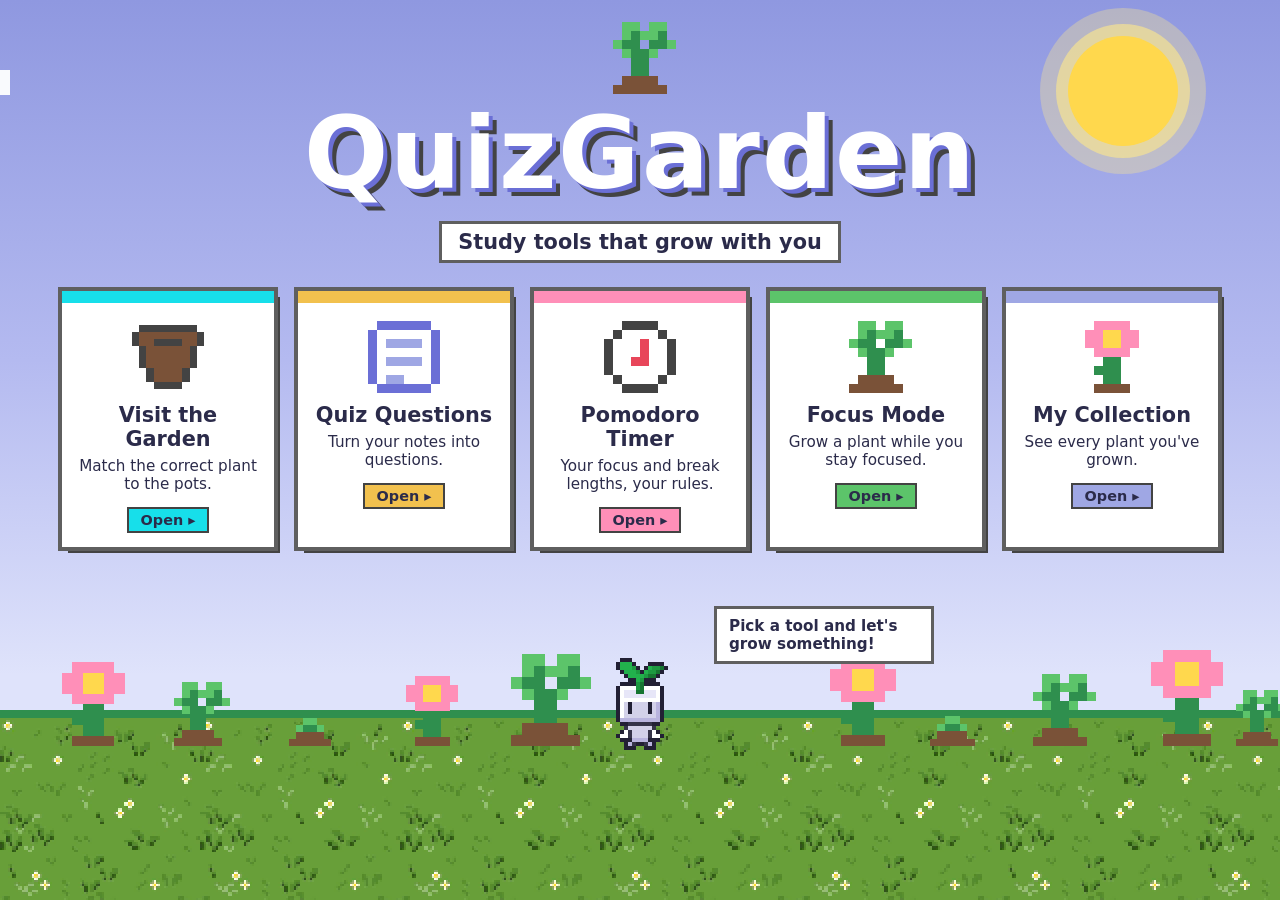
<file: index.html>
<!DOCTYPE html>
<html lang="en">
<head>
  <meta charset="utf-8">
  <meta name="viewport" content="width=device-width, initial-scale=1">
  
  <title>QuizGarden</title>

  <link rel="icon" type="image/png" href="assets/planticon.jpg">
  <link href="https://fonts.googleapis.com/css2?family=Caveat:wght@400..700&display=swap" rel="stylesheet">
  <link rel="stylesheet" href="hub.css">
</head>

<body>
  <div class="layer sun" data-depth="26" aria-hidden="true"></div>
  <img class="layer cloud c1" data-depth="16" data-s="cloud" alt="">
  <img class="layer cloud c2" data-depth="10" data-s="cloud" alt="">
  <img class="layer cloud c3" data-depth="20" data-s="cloud" alt="">

  <header class="hero">
    <img class="logo" data-s="sprout" alt="">
    <h1 id="title" aria-label="QuizGarden">QuizGarden</h1>
    <p class="tag">Study tools that grow with you</p>
  </header>

  <nav class="menu" aria-label="Main menu">
    <a class="card" style="--i:0;--c:#17dfea" href="game.html"><img data-s="pot" alt=""><h2>Visit the Garden</h2><p>Match the correct plant to the pots.</p><span class="go">Open ▸</span></a>
    <a class="card" style="--i:1;--c:#f2c14e" href="questions.html"><img data-s="notebook" alt=""><h2>Quiz Questions</h2><p>Turn your notes into questions.</p><span class="go">Open ▸</span></a>
    <a class="card" style="--i:2;--c:#ff8fb8" href="timer.html"><img data-s="clock" alt=""><h2>Pomodoro Timer</h2><p>Your focus and break lengths, your rules.</p><span class="go">Open ▸</span></a>
    <a class="card" style="--i:3;--c:#5cc46a" href="focus.html"><img data-s="sprout" alt=""><h2>Focus Mode</h2><p>Grow a plant while you stay focused.</p><span class="go">Open ▸</span></a>
    <a class="card" style="--i:4;--c:#9fa7e4" href="collection.html"><img data-s="flower" alt=""><h2>My Collection</h2><p>See every plant you've grown.</p><span class="go">Open ▸</span></a>
  </nav>

  <footer class="ground" id="ground">
    <div class="radish" aria-hidden="true"></div>
    <div class="bubble" aria-hidden="true">Pick a tool and let's grow something!</div>
  </footer>

  <script src="hub.js"></script>
</body>
</html>
</file>
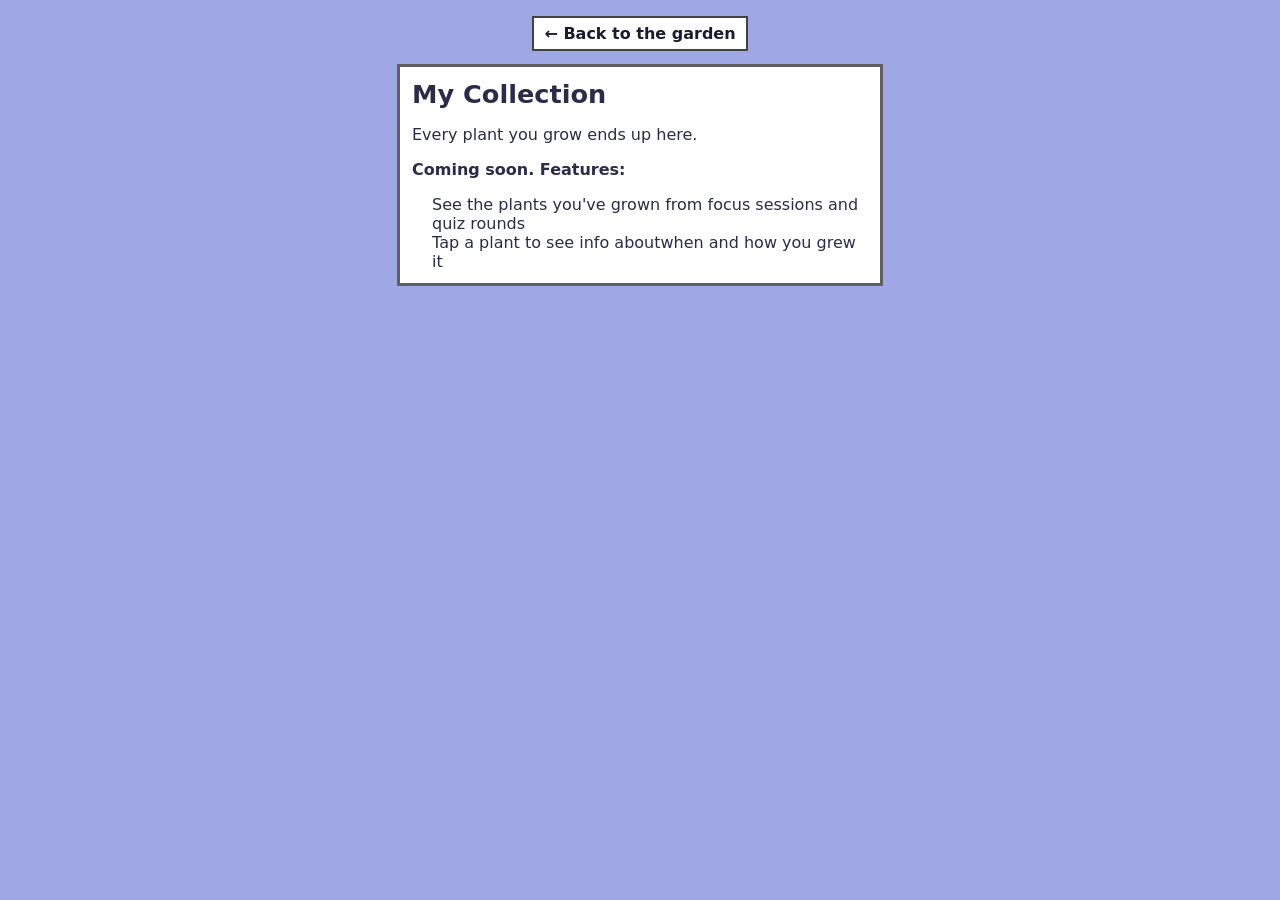
<file: collection.html>
<!DOCTYPE html>
<html lang="en">
<head>
    <meta charset="utf-8">
    <meta name="viewport" content="width=device-width, initial-scale=1">

    <title>My Collection | QuizGarden</title>

    <link rel="icon" type="image/png" href="assets/planticon.jpg">
    <link href="https://fonts.googleapis.com/css2?family=Caveat:wght@400..700&display=swap" rel="stylesheet">
    <link rel="stylesheet" href="style.css">
</head>
<body>
    <main>
        <a class="home" href="index.html">← Back to the garden</a>
        <section class="panel">
            <h1>My Collection</h1>
            <p>Every plant you grow ends up here.</p>
            <p><b>Coming soon. Features:</b></p>
            <ul>
                <li>See the plants you've grown from focus sessions and quiz rounds</li>
                <li>Tap a plant to see info aboutwhen and how you grew it</li>
            </ul>
        </section>
    </main>
</body>
</html>
</file>
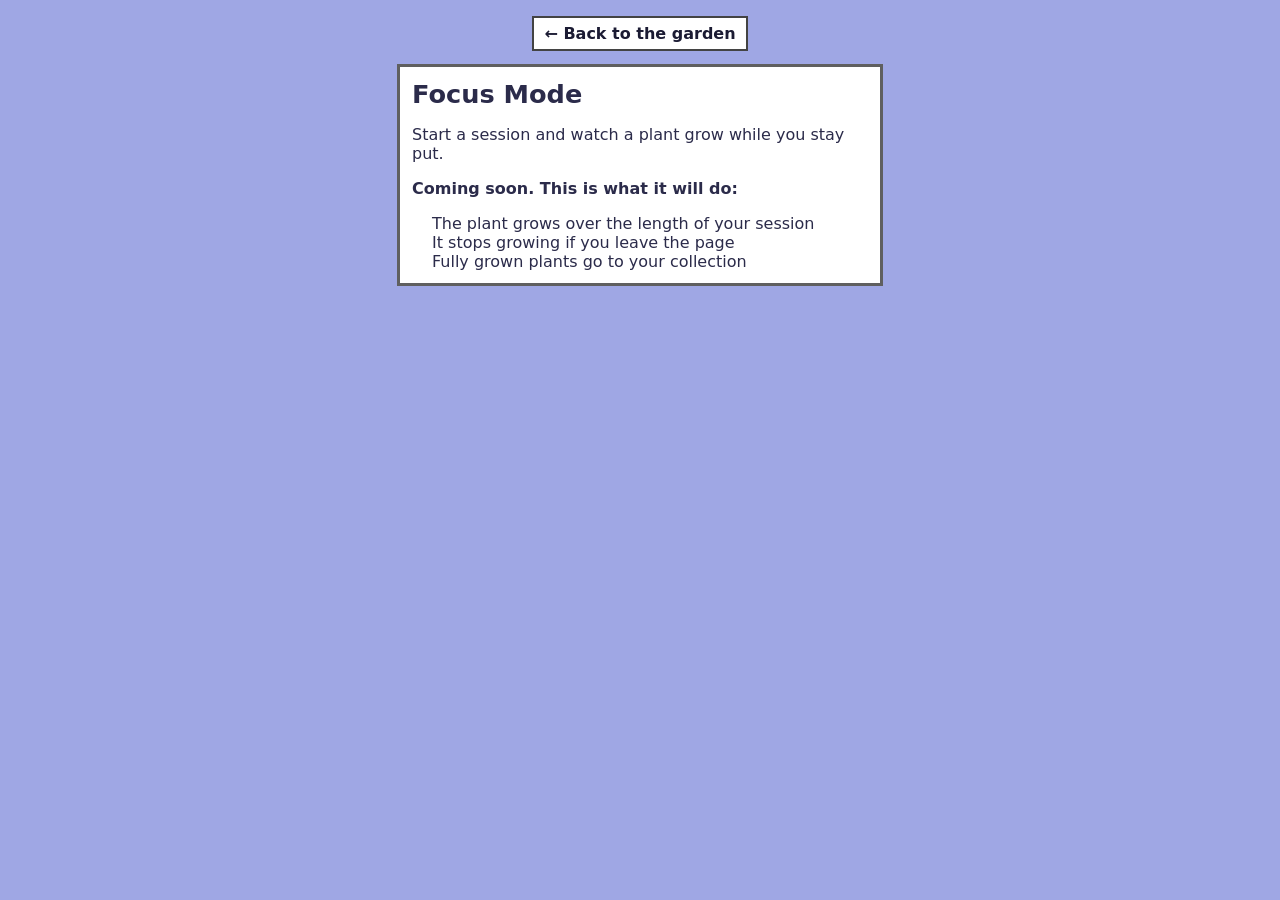
<file: focus.html>
<!DOCTYPE html>
<html lang="en">
<head>
    <meta charset="utf-8">
    <meta name="viewport" content="width=device-width, initial-scale=1">
    <title>Focus Mode | QuizGarden</title>
    
    <link rel="icon" type="image/png" href="assets/planticon.jpg">
    <link href="https://fonts.googleapis.com/css2?family=Caveat:wght@400..700&display=swap" rel="stylesheet">
    <link rel="stylesheet" href="style.css">
</head>

<body>
    <main>
        <a class="home" href="index.html">← Back to the garden</a>
        <section class="panel">
            <h1>Focus Mode</h1>
            <p>Start a session and watch a plant grow while you stay put.</p>
            <p><b>Coming soon. This is what it will do:</b></p>
            <ul>
                <li>The plant grows over the length of your session</li>
                <li>It stops growing if you leave the page</li>
                <li>Fully grown plants go to your collection</li>
            </ul>
        </section>
    </main>
</body>
</html>
</file>
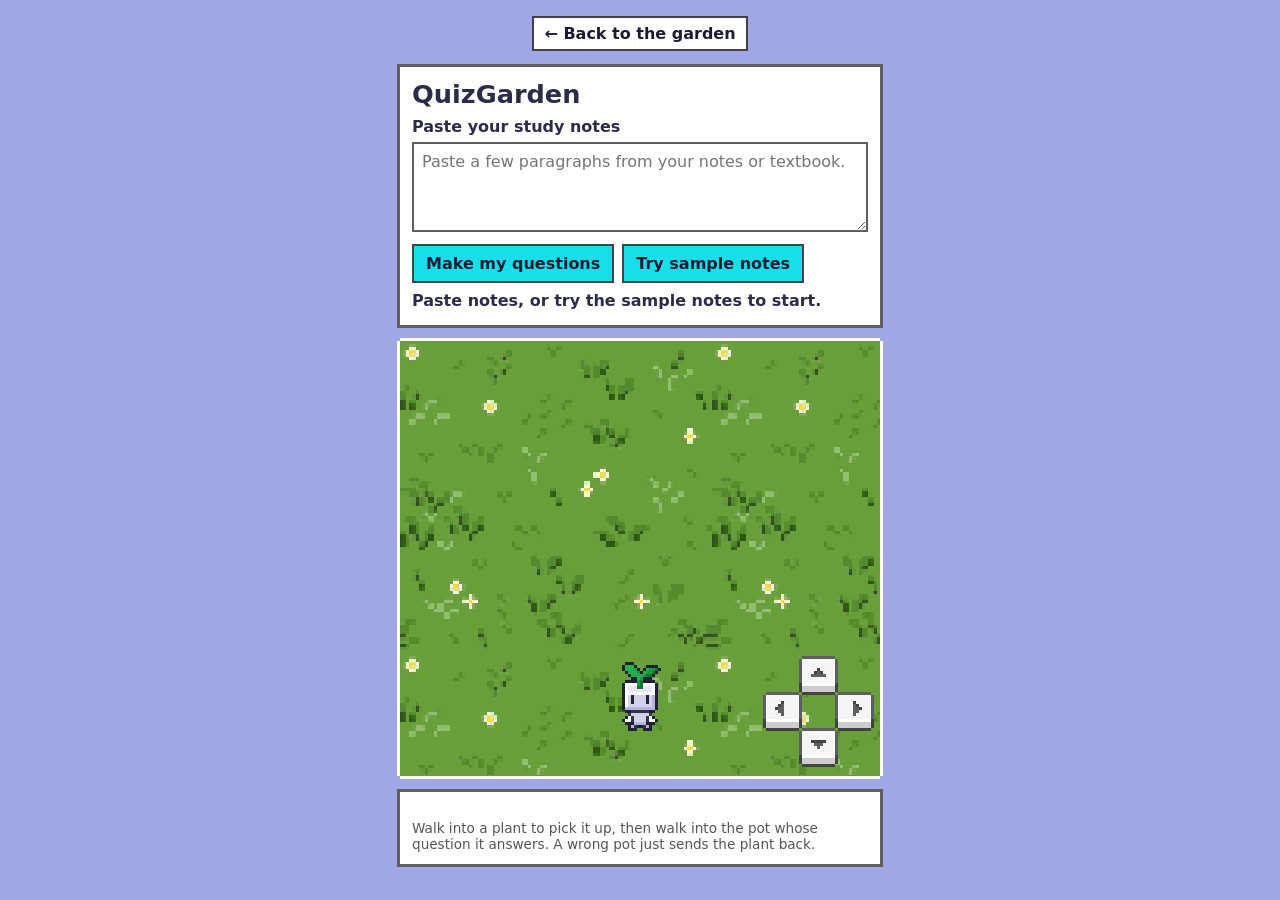
<file: game.html>
<!DOCTYPE html>
<html lang="en">

<head>
    <meta charset="UTF-8">
    <title>Play | QuizGarden</title>
    <meta name="viewport" content="width=device-width, initial-scale=1.0">
    
    <link rel="icon" type="image/png" href="assets/planticon.jpg">
    <link href="https://fonts.googleapis.com/css2?family=Caveat:wght@400..700&display=swap" rel="stylesheet">
    <link rel="stylesheet" href="style.css">
</head>

<body>
    <main>
        <a class="home" href="index.html">← Back to the garden</a>
        <section class="panel">
            <h1>QuizGarden</h1>
            <label for="notes">Paste your study notes</label>
            
            <textarea id="notes" placeholder="Paste a few paragraphs from your notes or textbook."></textarea>
            <div class="row">
                <button id="gen">Make my questions</button>
                <button id="demo">Try sample notes</button>
            </div>
            <p id="status" role="status" aria-live="polite">Paste notes, or try the sample notes to start.</p>
        </section>
        
        <div class="frame">
            <div class="corner_topleft"></div>
            <div class="corner_topright"></div>
            <div class="corner_bottomleft"></div>
            <div class="corner_bottomright"></div>
   
   
            <div class="camera">
                <div class="map pixel-art">
                    <div class="character" facing="down" walking="true">
           
                        <div class="shadow pixel-art"></div>
                        <div class="character_spritesheet pixel-art"></div>
                    </div>
                </div>
            

                <div class="dpad">
                    <div class="DemoDirectionUI flex-center">
                        <button class="dpad-button dpad-left">
                            <svg xmlns="http://www.w3.org/2000/svg" viewBox="0 -0.5 13 13" shape-rendering="crispEdges">
                                <path class="Arrow_outline-top"  stroke="#5f5f5f" d="M1 0h11M0 1h1M12 1h1M0 2h1M12 2h1M0 3h1M12 3h1M0 4h1M12 4h1M0 5h1M12 5h1M0 6h1M12 6h1M0 7h1M12 7h1M0 8h1M12 8h1" />
                                <path class="Arrow_surface" stroke="#f5f5f5" d="M1 1h11M1 2h11M1 3h5M7 3h5M1 4h4M7 4h5M1 5h3M7 5h5M1 6h4M7 6h5M1 7h5M7 7h5M1 8h11" />
                                <path class="Arrow_arrow-inset"  stroke="#434343" d="M6 3h1M5 4h1M4 5h1" />
                                <path class="Arrow_arrow-body" stroke="#5f5f5f" d="M6 4h1M5 5h2M5 6h2M6 7h1" />
                                <path class="Arrow_outline-bottom" stroke="#434343" d="M0 9h1M12 9h1M0 10h1M12 10h1M0 11h1M12 11h1M1 12h11" />
                                <path class="Arrow_edge" stroke="#ffffff" d="M1 9h11" />
                                <path class="Arrow_front" stroke="#cccccc" d="M1 10h11M1 11h11" />
                            </svg>
                        </button>
                        
                        <button class="dpad-button dpad-up">
                            <svg xmlns="http://www.w3.org/2000/svg" viewBox="0 -0.5 13 13" shape-rendering="crispEdges">
                                <path class="Arrow_outline-top"  stroke="#5f5f5f" d="M1 0h11M0 1h1M12 1h1M0 2h1M12 2h1M0 3h1M12 3h1M0 4h1M12 4h1M0 5h1M12 5h1M0 6h1M12 6h1M0 7h1M12 7h1M0 8h1M12 8h1" />
                                <path class="Arrow_surface" stroke="#f5f5f5" d="M1 1h11M1 2h11M1 3h11M1 4h5M7 4h5M1 5h4M8 5h4M1 6h3M9 6h3M1 7h11M1 8h11" />
                                <path class="Arrow_arrow-inset"  stroke="#434343" d="M6 4h1M5 5h1M7 5h1" />
                                <path class="Arrow_arrow-body" stroke="#5f5f5f" d="M6 5h1M4 6h5" />
                                <path class="Arrow_outline-bottom" stroke="#434343" d="M0 9h1M12 9h1M0 10h1M12 10h1M0 11h1M12 11h1M1 12h11" />
                                <path class="Arrow_edge" stroke="#ffffff" d="M1 9h11" />
                                <path class="Arrow_front" stroke="#cccccc" d="M1 10h11M1 11h11" />
                            </svg>
                        </button>

                        <button class="dpad-button dpad-down">
                            <svg xmlns="http://www.w3.org/2000/svg" viewBox="0 -0.5 13 13" shape-rendering="crispEdges">
                                <path class="Arrow_outline-top" stroke="#5f5f5f" d="M1 0h11M0 1h1M12 1h1M0 2h1M12 2h1M0 3h1M12 3h1M0 4h1M12 4h1M0 5h1M12 5h1M0 6h1M12 6h1M0 7h1M12 7h1M0 8h1M12 8h1" />
                                <path class="Arrow_surface" stroke="#f5f5f5" d="M1 1h11M1 2h11M1 3h11M1 4h3M9 4h3M1 5h4M8 5h4M1 6h5M7 6h5M1 7h11M1 8h11" />
                                <path class="Arrow_arrow-inset" stroke="#434343" d="M4 4h5" />
                                <path class="Arrow_arrow-body" stroke="#5f5f5f" d="M5 5h3M6 6h1" />
                                <path class="Arrow_outline-bottom" stroke="#434343" d="M0 9h1M12 9h1M0 10h1M12 10h1M0 11h1M12 11h1M1 12h11" />
                                <path class="Arrow_edge" stroke="#ffffff" d="M1 9h11" />
                                <path class="Arrow_front" stroke="#cccccc" d="M1 10h11M1 11h11" />
                            </svg>
                        </button>

                        <button class="dpad-button dpad-right">
                            <svg xmlns="http://www.w3.org/2000/svg" viewBox="0 -0.5 13 13" shape-rendering="crispEdges">
                                <path class="Arrow_outline-top"  stroke="#5f5f5f" d="M1 0h11M0 1h1M12 1h1M0 2h1M12 2h1M0 3h1M12 3h1M0 4h1M12 4h1M0 5h1M12 5h1M0 6h1M12 6h1M0 7h1M12 7h1M0 8h1M12 8h1" />
                                <path class="Arrow_surface" stroke="#f5f5f5" d="M1 1h11M1 2h11M1 3h5M7 3h5M1 4h5M8 4h4M1 5h5M9 5h3M1 6h5M8 6h4M1 7h5M7 7h5M1 8h11" />
                                <path class="Arrow_arrow-inset"  stroke="#434343" d="M6 3h1M7 4h1M8 5h1" />
                                <path class="Arrow_arrow-body" stroke="#5f5f5f" d="M6 4h1M6 5h2M6 6h2M6 7h1" />
                                <path class="Arrow_outline-bottom" stroke="#434343" d="M0 9h1M12 9h1M0 10h1M12 10h1M0 11h1M12 11h1M1 12h11" />
                                <path class="Arrow_edge" stroke="#ffffff" d="M1 9h11" />
                                <path class="Arrow_front" stroke="#cccccc" d="M1 10h11M1 11h11" />
                            </svg>
                        </button>
                    </div>
                </div>
            </div>
        </div>
        
        <section class="panel" id="qpanel">
            <div class="hud">
                <span id="round"></span>
                <span id="score"></span>
            </div>
            
            <ol id="qs"></ol>
            <button id="next" hidden>Next round</button>
            <p class="help">Walk into a plant to pick it up, then walk into the pot whose question it answers. A wrong pot just sends the plant back.</p>
        </section>
    </main>
        <script src="game.js"></script>
</body>
</html>
</file>
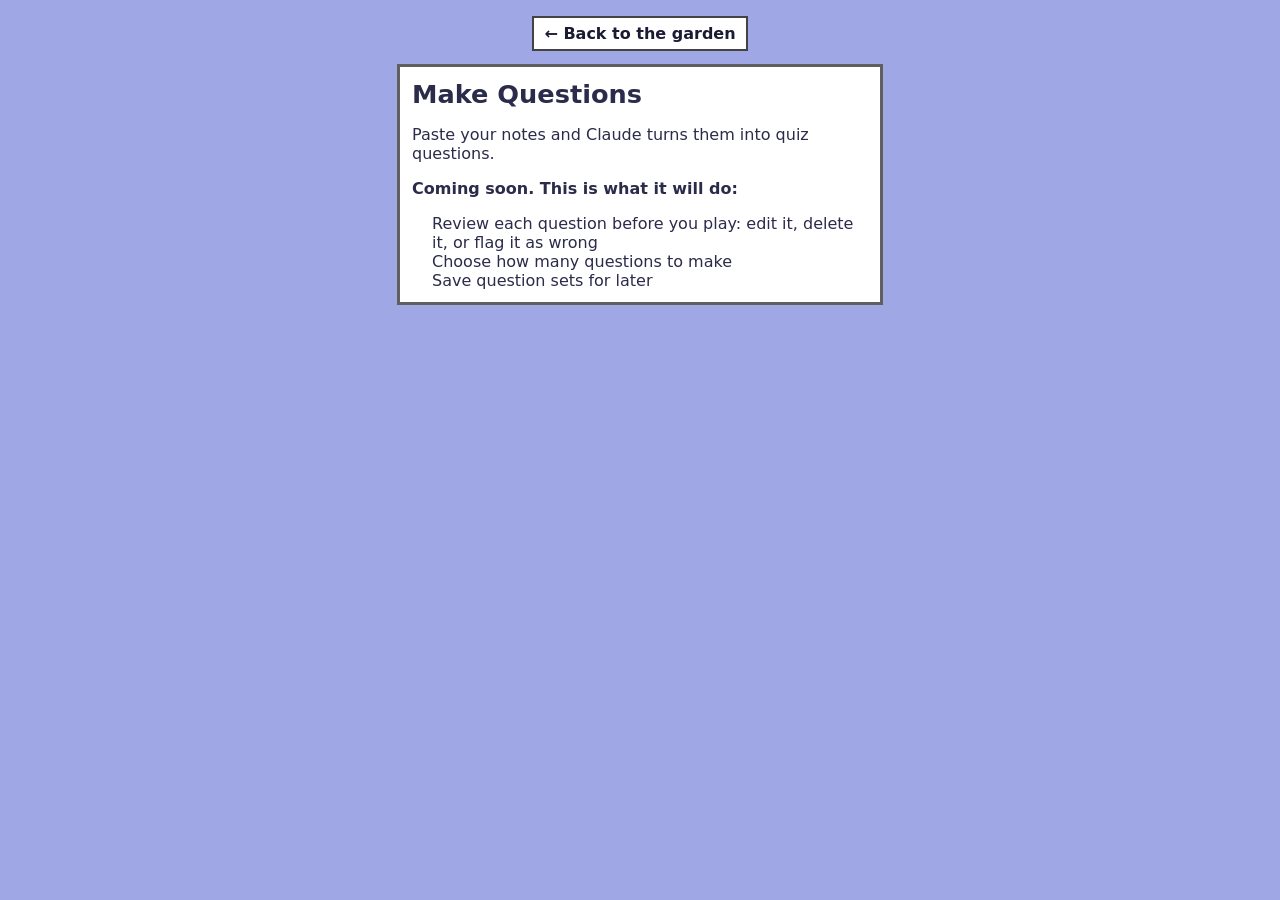
<file: questions.html>
<!DOCTYPE html>
<html lang="en">
<head>
    <meta charset="utf-8">
    <meta name="viewport" content="width=device-width, initial-scale=1">
    
    <title>Make Questions | QuizGarden</title>
    
    <link rel="icon" type="image/png" href="assets/planticon.jpg">
    <link href="https://fonts.googleapis.com/css2?family=Caveat:wght@400..700&display=swap" rel="stylesheet">
    <link rel="stylesheet" href="style.css">
</head>
<body>
    <main>
        <a class="home" href="index.html">← Back to the garden</a>
        <section class="panel">
            <h1>Make Questions</h1>
            <p>Paste your notes and Claude turns them into quiz questions.</p>
            <p>
                <b>Coming soon. This is what it will do:</b>
            </p>
            <ul>
                <li>Review each question before you play: edit it, delete it, or flag it as wrong</li>
                <li>Choose how many questions to make</li>
                <li>Save question sets for later</li>
            </ul>
        </section>
    </main>
</body>
</html>
</file>
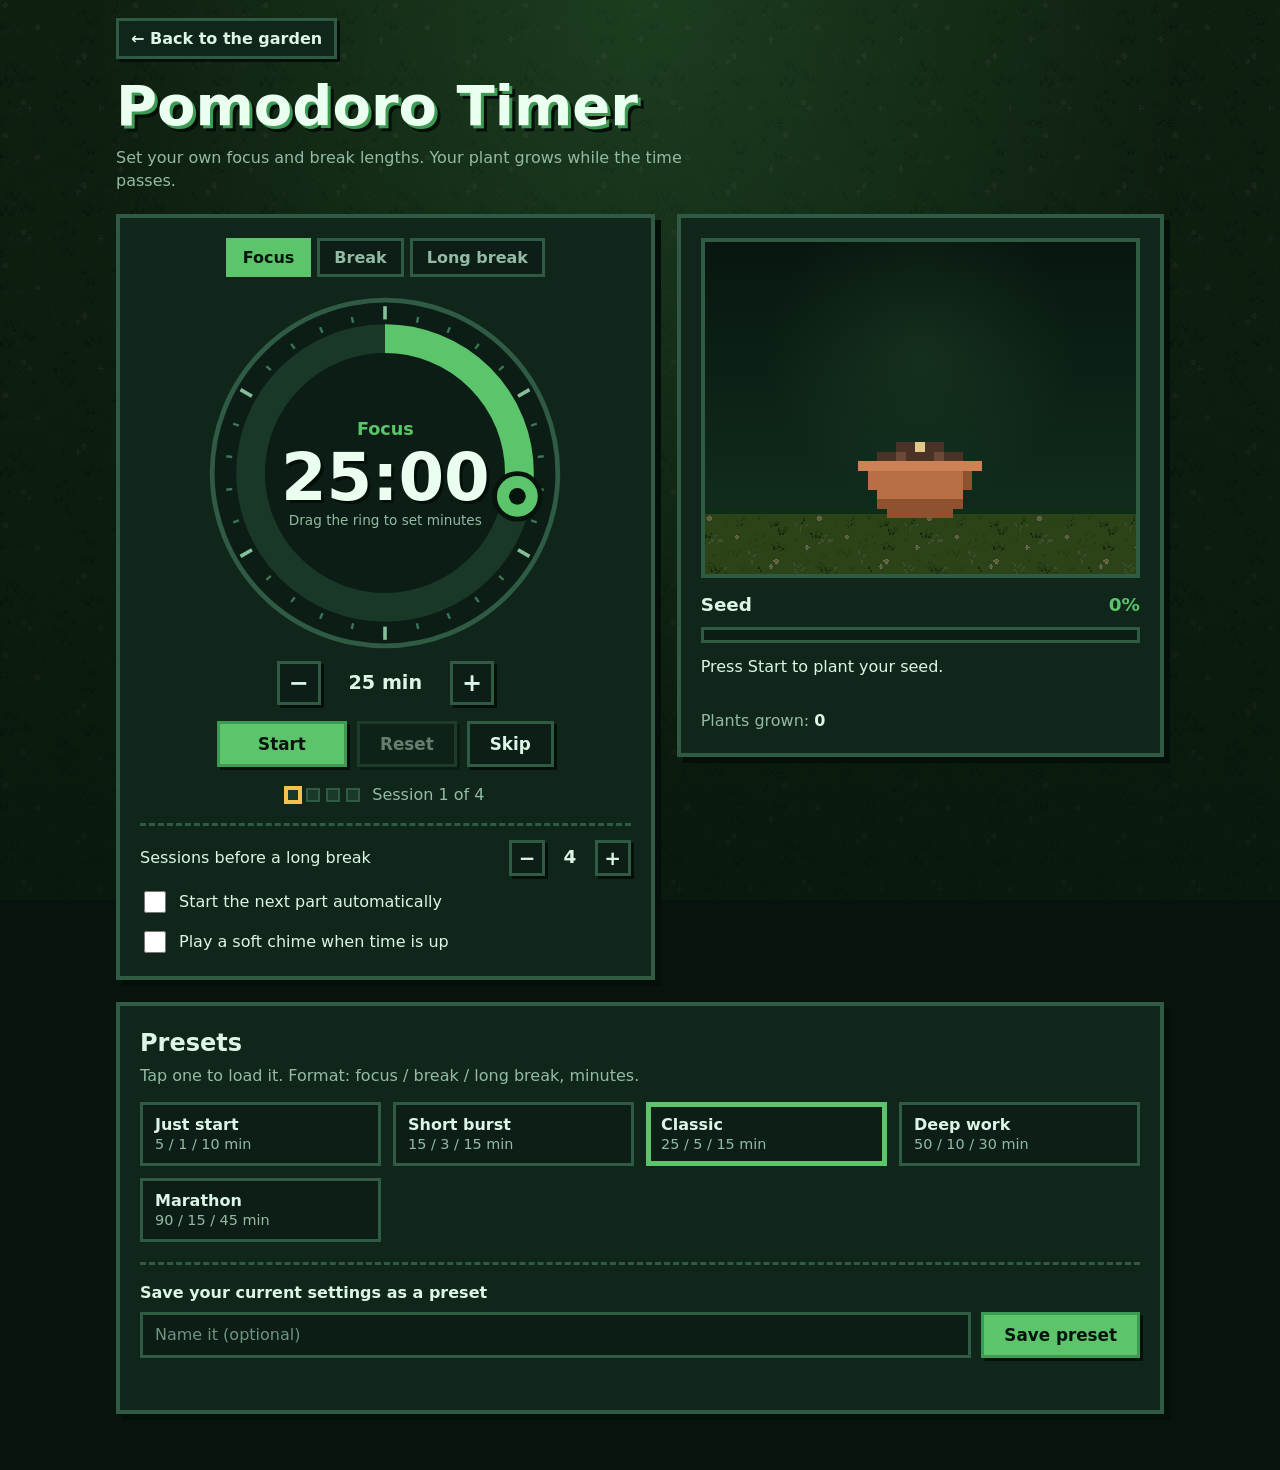
<file: timer.html>
<!DOCTYPE html>
<html lang="en">
<head>
  <meta charset="utf-8">
  <meta name="viewport" content="width=device-width, initial-scale=1">
  
  <title>Pomodoro Timer | QuizGarden</title>

  <link rel="icon" type="image/png" href="assets/planticon.jpg">
  <link href="https://fonts.googleapis.com/css2?family=Caveat:wght@400..700&display=swap" rel="stylesheet">
  <link rel="stylesheet" href="timer.css">
</head>
<body>
  <div class="bg" id="bg" aria-hidden="true"></div>
  
  <main>
    <a class="home" href="index.html">← Back to the garden</a>
    <h1>Pomodoro Timer</h1>
    
    <p class="lede">Set your own focus and break lengths. Your plant grows while the time passes.</p>

    <div class="grid">
      <section class="card dialcard" id="dialcard" data-phase="focus" aria-label="Timer">
        <div class="tabs" role="group" aria-label="Choose which length to set">
          <button type="button" data-phase="focus" aria-pressed="true">Focus</button>
          <button type="button" data-phase="short" aria-pressed="false">Break</button>
          <button type="button" data-phase="long" aria-pressed="false">Long break</button>
        </div>

        <div class="dialwrap">
          <svg id="dial" viewBox="0 0 300 300" role="presentation">
            <circle class="face" cx="150" cy="150" r="144"/>
            <g id="ticks"></g>
            <circle class="track" cx="150" cy="150" r="112"/>
            <circle class="arc" id="arc" cx="150" cy="150" r="112" transform="rotate(-90 150 150)"/>
            <g id="handle" tabindex="0" role="slider" aria-label="Focus length in minutes" aria-valuemin="1" aria-valuemax="90" aria-valuenow="25" aria-valuetext="25 minutes">
              <circle class="hring" r="19"/>
              <circle class="hdot" r="7"/>
            </g>
          </svg>
          <div class="center">
            <div class="phase" id="phaseLabel">Focus</div>
            <div class="time" id="time" role="timer" aria-live="off">25:00</div>
            <div class="hint" id="hint">Drag the ring to set minutes</div>
          </div>
        </div>

        <div class="stepper" id="stepper">
          <button type="button" id="minus" aria-label="One minute less">−</button>
          <output id="minsOut">25 min</output>
          <button type="button" id="plus" aria-label="One minute more">+</button>
        </div>

        <div class="controls">
          <button type="button" class="primary" id="start">Start</button>
          <button type="button" id="reset">Reset</button>
          <button type="button" id="skip">Skip</button>
        </div>

        <div class="cycle">
          <div class="dots" id="dots" aria-hidden="true"></div>
          <span id="cycleLabel">Session 1 of 4</span>
        </div>

        <div class="opts">
          <div class="every">
            <span id="everyLabel">Sessions before a long break</span>
            <div class="mini" role="group" aria-labelledby="everyLabel">
              <button type="button" id="everyMinus" aria-label="Fewer sessions">−</button>
              <output id="everyOut">4</output>
              <button type="button" id="everyPlus" aria-label="More sessions">+</button>
            </div>
          </div>
          <label class="switch"><input type="checkbox" id="autoStart"><span>Start the next part automatically</span></label>
          <label class="switch"><input type="checkbox" id="sound"><span>Play a soft chime when time is up</span></label>
        </div>
      </section>

      <section class="card plantcard" aria-label="Your plant">
        <div class="scene" id="scene">
          <div class="glow" id="glow"></div>
          <div class="ground"></div>
          <img class="plant" id="plant" alt="">
        </div>
        <div class="plantinfo">
          <div class="stagerow"><span id="stage">Seed</span><span class="pct" id="pct">0%</span></div>
          <div class="pbar" aria-hidden="true"><i id="pfill"></i></div>
          <p id="msg" role="status" aria-live="polite">Press Start to plant your seed.</p>
          <p class="stat">Plants grown: <b id="count">0</b></p>
        </div>
      </section>
    </div>

    <section class="card presets" aria-labelledby="presetsH">
      <h2 id="presetsH">Presets</h2>
      <p class="sub">Tap one to load it. Format: focus / break / long break, minutes.</p>
      <ul class="plist" id="plist"></ul>
      <form class="saveform" id="saveform">
        <label for="pname">Save your current settings as a preset</label>
        <div class="saverow">
          <input id="pname" type="text" maxlength="20" placeholder="Name it (optional)" autocomplete="off">
          <button type="submit" class="primary">Save preset</button>
        </div>
        <p id="pmsg" role="status" aria-live="polite"></p>
      </form>
    </section>
  </main>

<script src="timer.js"></script>
</body>
</html>
</file>
<file: hub.css>
:root{--ink:#2b2b4a;--line:#5f5f5f;--shadow:#434343}
*{box-sizing:border-box}
html,body{margin:0;max-width:100%;overflow-x:clip}
body{font-family:"Pixelify Sans",system-ui,sans-serif;color:var(--ink);min-height:100vh;display:flex;flex-direction:column;overflow-x:hidden;position:relative;
  background:linear-gradient(#8f98e0 0%,#b4baf0 40%,#dfe3fb 75%)}
.layer{position:absolute;pointer-events:none;transition:transform .2s linear;z-index:0}
.sun{top:4%;right:8%;width:110px;height:110px;border-radius:50%;background:#ffd84d;box-shadow:0 0 0 12px #ffe98a99,0 0 0 28px #ffe98a55;animation:pulse 4s ease-in-out infinite}
.cloud{width:120px;image-rendering:pixelated;opacity:.95;animation:drift linear infinite}
.c1{top:9%;left:-140px;animation-duration:70s}
.c2{top:22%;left:-140px;width:90px;animation-duration:95s;animation-delay:-40s}
.c3{top:5%;left:-140px;width:150px;animation-duration:120s;animation-delay:-80s}
.hero{position:relative;z-index:2;text-align:center;padding:22px 16px 0}
.logo{width:72px;image-rendering:pixelated;animation:sway 3s ease-in-out infinite;transform-origin:bottom center}
h1{margin:6px 0 4px;font-size:clamp(2.8rem,10vw,6.2rem);line-height:1;color:#fff;letter-spacing:2px;text-shadow:4px 4px 0 #6b6fd6,8px 8px 0 var(--shadow)}
h1 span{display:inline-block;animation:letter .6s cubic-bezier(.2,1.5,.4,1) both;animation-delay:calc(var(--n)*.06s)}
.tag{display:inline-block;margin:14px 0 0;padding:6px 16px;background:#fff;border:3px solid var(--line);font-size:clamp(1rem,2.6vw,1.3rem);font-weight:700;animation:fade .8s .7s both}
.menu{position:relative;z-index:2;display:grid;grid-template-columns:repeat(auto-fit,minmax(200px,1fr));gap:24px;width:min(1200px,100%);margin:28px auto 0;padding:0 22px}
.card{display:flex;flex-direction:column;align-items:center;text-align:center;gap:6px;background:#fff;color:inherit;text-decoration:none;
  border-top:12px solid var(--c);outline:4px solid var(--line);padding:18px 14px 14px;box-shadow:6px 6px 0 var(--shadow);transform-origin:bottom center;
  animation:grow .7s cubic-bezier(.2,1.4,.4,1) both;animation-delay:calc(.9s + var(--i)*.13s);transition:transform .15s,box-shadow .15s}
.card img{width:72px;height:72px;object-fit:contain;image-rendering:pixelated;transition:transform .2s}
.card h2{margin:4px 0 0;font-size:1.3rem}
.card p{margin:0;font-size:.95rem;min-height:2.6em}
.go{margin-top:4px;padding:3px 12px;background:var(--c);border:2px solid var(--shadow);font-weight:700;font-size:.9rem}
.card:hover,.card:focus-visible{transform:translate(-3px,-9px) rotate(-1.2deg);box-shadow:11px 16px 0 var(--shadow)}
.card:hover img,.card:focus-visible img{transform:scale(1.18) rotate(4deg)}
.card:focus-visible{outline-color:#17dfea}
.ground{position:relative;z-index:1;margin-top:auto;height:190px;border-top:8px solid #2f8f4e;background:url("assets/map.png") 0 0/400px;image-rendering:pixelated;overflow:visible}
.ground:before{content:"";position:absolute;left:0;right:0;top:-80px;height:80px}
.plant{position:absolute;bottom:calc(100% - 28px);image-rendering:pixelated;transform-origin:bottom center;animation:sway 3.4s ease-in-out infinite;z-index:1}
.radish{position:absolute;left:50%;bottom:calc(100% - 40px);margin-left:-64px;width:128px;height:128px;background:url("assets/sprite.png") 0 0/400% 400%;image-rendering:pixelated;animation:hop 1.1s steps(2) infinite;z-index:2}
.bubble{position:absolute;left:calc(50% + 74px);bottom:calc(100% + 54px);max-width:220px;background:#fff;border:3px solid var(--line);padding:8px 12px;font-size:.95rem;font-weight:700;z-index:3;animation:fade .6s 1.8s both}
.petal{position:fixed;top:-40px;z-index:1;pointer-events:none;image-rendering:pixelated;opacity:.85;animation:fall linear infinite}
@keyframes grow{from{transform:scale(.2) translateY(60px);opacity:0}to{transform:none;opacity:1}}
@keyframes letter{from{transform:translateY(-70px) scale(.4);opacity:0}to{transform:none;opacity:1}}
@keyframes fade{from{opacity:0;transform:translateY(8px)}to{opacity:1;transform:none}}
@keyframes sway{0%,100%{transform:rotate(-3deg)}50%{transform:rotate(3deg)}}
@keyframes hop{0%,100%{transform:translateY(0)}50%{transform:translateY(-6px)}}
@keyframes drift{to{transform:translateX(calc(100vw + 300px))}}
@keyframes pulse{50%{transform:scale(1.06)}}
@keyframes fall{0%{transform:translate(0,0) rotate(0)}50%{transform:translate(40px,55vh) rotate(180deg)}100%{transform:translate(-20px,112vh) rotate(360deg)}}
@media (min-width:1000px){.menu{grid-template-columns:repeat(5,1fr)}}
@media (max-width:560px){.bubble{display:none}.sun{width:70px;height:70px}}
@media (prefers-reduced-motion:reduce){*,*:before{animation:none!important;transition:none!important}.petal{display:none}}
@media (max-height:880px){.bubble{display:none}}
</file>
<file: style.css>
:root {
   --pixel-size: 2px;
   --grid-cell: calc( var(--pixel-size) * 16);
   --bg: #9fa7e4;
}
@media( min-width: 500px ) {
   :root {
      --pixel-size: 3px;
   }
}
@media( min-width: 500px ) {
   :root {
      --pixel-size: 3px;
   }
}
/* @media( min-width: 1000px ) {
   :root {
      --pixel-size: 5px;
   }
} */

html{height:100%}
body{background:var(--bg);margin:0;font-family:"Pixelify Sans",system-ui,sans-serif;color:#2b2b4a;min-height:100%}

.pixel-art {
   image-rendering: pixelated;
}

.frame {
   /* This is just for Pen decoration */
   width: calc(var(--pixel-size) * 160);
   height: calc(var(--pixel-size) * 145);
   outline: var(--pixel-size) solid #fff;
   z-index:1; 
   position:relative;
}

.camera {
   width: calc(var(--pixel-size) * 160);
   height: calc(var(--pixel-size) * 145);
   overflow: hidden;
   background: #61ddf7;
   position:relative;
}

.map {
   image-rendering: pixelated;
   background-image: url("assets/map.png");
   background-size: 100%;
   width: calc(13 * var(--grid-cell));
   height: calc(10 * var(--grid-cell));
   position: relative;
}


.character {
   width: calc( var(--grid-cell)* 2 );
   height: calc( var(--grid-cell)* 2 );
   position: absolute;
   overflow:hidden;
}

.shadow {
   width: calc( var(--grid-cell)* 2 );
   height: calc( var(--grid-cell)* 2 );
   position: absolute;
   left:0;
   top:0;
   background: url("https://assets.codepen.io/21542/DemoRpgCharacterShadow.png") no-repeat no-repeat;
   background-size: 100%;
}


.character_spritesheet {
   position: absolute;
   background: url("assets/sprite.png") no-repeat no-repeat;
   background-size: 100%;
   width: calc( var(--grid-cell)* 8 );
   height: calc( var(--grid-cell)* 8 );
}

.character[facing="right"] .character_spritesheet {
   background-position-y: calc( var(--pixel-size) * -32 );
}
.character[facing="up"] .character_spritesheet {
   background-position-y: calc( var(--pixel-size) * -64 );
}
.character[facing="left"] .character_spritesheet {
   background-position-y: calc( var(--pixel-size) * -96 );
}
.character[walking="true"] .character_spritesheet {
   animation: walkAnimation 0.6s steps(4) infinite; 
}

@keyframes walkAnimation {
  from {
    transform: translate3d(0%,0%,0);
  }
  to {
    transform: translate3d(-100%,0%,0);
  }
}

.dpad {
   position:absolute;
   right: calc(var(--pixel-size) * 2);
   bottom: calc(var(--pixel-size) * 2);
   width: calc(var(--pixel-size) * 37);
   height: calc(var(--pixel-size) * 38);
}
.dpad-button {
   appearance:none;
   outline:0;
   border:0;
   background:transparent;
   padding:0;
   cursor:pointer;
}
.dpad-button svg {
   display:block;
   height: calc(var(--pixel-size) * 13);
}

.dpad-button.pressed .Arrow_arrow-inset { stroke:#07c2cc; }
.dpad-button.pressed .Arrow_arrow-body { stroke:#17dfea; }

.dpad-up {
   position: absolute;
   left: calc(var(--pixel-size) * 12);
   top:0;
}
.dpad-down {
   position: absolute;
   bottom:var(--pixel-size);
   left: calc(var(--pixel-size) * 12);
}
.dpad-left {
   position: absolute;
   top: calc(var(--pixel-size) * 12);
   left:0;
}
.dpad-right {
   position: absolute;
   top: calc(var(--pixel-size) * 12);
   right:0;
}

.dpad {
   user-select:none;
}


.corner_topleft,
.corner_topright,
.corner_bottomleft,
.corner_bottomright {
   position: absolute;
   width: var(--pixel-size);
   height: var(--pixel-size);
   background: var(--bg);
   z-index:2;
}

.corner_topleft {
   top: calc(var(--pixel-size) * -1);
   left: calc(var(--pixel-size) * -1);
}
.corner_topright {
   top: calc(var(--pixel-size) * -1);
   right: calc(var(--pixel-size) * -1);
}
.corner_bottomleft {
   bottom: calc(var(--pixel-size) * -1);
   left: calc(var(--pixel-size) * -1);
}
.corner_bottomright {
   bottom: calc(var(--pixel-size) * -1);
   right: calc(var(--pixel-size) * -1);
}

.headline {
   position:absolute;
   top:calc(var(--pixel-size) * 2);
   right:calc(var(--pixel-size) * 2);
   width: calc(var(--pixel-size) * 75)
}
main{display:flex;flex-direction:column;align-items:center;gap:16px;padding:16px 12px 32px}
.frame{flex:none}
.panel{background:#fff;outline:var(--pixel-size) solid #5f5f5f;width:min(100%,calc(var(--pixel-size)*160));padding:12px;box-sizing:border-box}
h1{margin:0 0 8px;font-size:1.6rem}
label{font-weight:700}
textarea{width:100%;min-height:90px;box-sizing:border-box;margin-top:6px;font:inherit;padding:8px;border:2px solid #5f5f5f;resize:vertical}
button.go,.row button,#next{font:inherit;font-weight:700;background:#17dfea;border:2px solid #434343;padding:8px 12px;cursor:pointer;color:#1b1b33}
.row{display:flex;gap:8px;flex-wrap:wrap;margin-top:8px}
button:focus-visible,textarea:focus-visible{outline:3px solid #f2c14e;outline-offset:2px}
#status{margin:8px 0 0;font-weight:700;min-height:1.4em}
.hud{display:flex;justify-content:space-between;font-weight:700;margin-bottom:8px}
ol{list-style:none;margin:0 0 8px;padding:0;display:grid;gap:6px}
li{display:flex;gap:8px}li.done{color:#5a6a5a}
.b{flex:none;width:24px;height:24px;background:#6b6fd6;color:#fff;display:grid;place-items:center;font-weight:700}
li.done .b{background:#2f8f4e}.ans{display:none;font-weight:700;color:#2f8f4e}li.done .ans{display:block}
.help{font-size:.85rem;color:#555;margin:8px 0 0}
.mpot{position:absolute;width:calc(var(--grid-cell)*1.5);height:calc(var(--grid-cell)*1.5);background:url("assets/pot.png") no-repeat;background-size:100%;image-rendering:pixelated;z-index:1}
.mpot b{position:absolute;left:0;right:0;bottom:calc(var(--pixel-size)*-5);text-align:center;color:#fff;font-size:calc(var(--pixel-size)*5);text-shadow:1px 1px 0 #333}
.mpot img{position:absolute;left:25%;top:-35%;width:50%;image-rendering:pixelated}
.plant{position:absolute;width:calc(var(--pixel-size)*16);z-index:1;text-align:center}
.plant img{width:100%;image-rendering:pixelated;display:block}
.tag{position:absolute;left:50%;transform:translateX(-50%);top:calc(var(--pixel-size)*17);width:calc(var(--pixel-size)*34);background:#fff;border:1px solid #333;font-size:max(9px,calc(var(--pixel-size)*3.6));line-height:1.1;padding:1px}
.carry{position:absolute;width:calc(var(--pixel-size)*12);z-index:5;pointer-events:none;image-rendering:pixelated}
.character{z-index:4}
@media (prefers-reduced-motion:reduce){.character[walking="true"] .character_spritesheet{animation:none}}

.home{display:inline-block;color:#1b1b33;font-weight:700;text-decoration:none;background:#fff;border:2px solid #434343;padding:6px 10px}
.home:hover,.home:focus-visible{background:#17dfea;outline:3px solid #f2c14e}
.panel ul{margin:8px 0 0;padding-left:20px}
</file>
<file: timer.css>
:root{
  --bg:#07140d;--panel:#10261b;--panel2:#0c1e15;--edge:#2f5a43;--edge-d:#050f09;
  --ink:#dcf5e6;--mute:#93bba3;--leaf:#5cc46a;--leaf-d:#3c9a52;--gold:#f2c14e;--pink:#ff8fb8;
  --acc:#5cc46a;
}
*{box-sizing:border-box}
html,body{margin:0;max-width:100%;overflow-x:clip}
body{background:var(--bg);color:var(--ink);font-family:"Pixelify Sans",system-ui,-apple-system,"Segoe UI",sans-serif;line-height:1.45;min-height:100vh}
.bg{position:fixed;inset:0;z-index:0;pointer-events:none;image-rendering:pixelated;
  background:radial-gradient(ellipse at 50% 0%,rgba(92,196,106,.18),transparent 60%),
             linear-gradient(rgba(5,18,11,.9),rgba(5,18,11,.95)),
             url("assets/map.png") 0 0/260px}
main{position:relative;z-index:1;max-width:1080px;margin:0 auto;padding:18px 16px 56px}

.home{display:inline-block;padding:6px 12px;background:var(--panel);border:3px solid var(--edge);color:var(--ink);text-decoration:none;font-weight:700;box-shadow:3px 3px 0 var(--edge-d)}
.home:hover{background:var(--leaf);color:#07140d;border-color:var(--leaf)}
h1{margin:18px 0 4px;font-size:clamp(2.1rem,6vw,3.5rem);line-height:1.05;color:#eaffef;text-shadow:3px 3px 0 var(--leaf-d),6px 6px 0 var(--edge-d)}
.lede{margin:10px 0 22px;color:var(--mute);max-width:60ch}
h2{margin:0;font-size:1.5rem}

.grid{display:grid;grid-template-columns:minmax(0,1.05fr) minmax(0,.95fr);gap:22px;align-items:start}
.card{background:var(--panel);border:4px solid var(--edge);box-shadow:6px 6px 0 var(--edge-d);padding:20px}
.presets{margin-top:22px}

button,input,output{font-family:inherit}
:focus-visible{outline:3px solid var(--gold);outline-offset:2px}
button:disabled{opacity:.42;cursor:not-allowed}

/* phase colours: all green-adjacent */
.dialcard[data-phase="focus"]{--acc:#5cc46a}
.dialcard[data-phase="short"]{--acc:#6fd3c0}
.dialcard[data-phase="long"]{--acc:#f2c14e}

.tabs{display:flex;justify-content:center;gap:6px;flex-wrap:wrap}
.tabs button{padding:7px 14px;background:var(--panel2);color:var(--mute);border:3px solid var(--edge);font-weight:700;font-size:1rem;cursor:pointer}
.tabs button[aria-pressed="true"]{background:var(--acc);color:#07140d;border-color:var(--acc)}
.tabs button:disabled[aria-pressed="false"]{opacity:.5}
.tabs button:disabled[aria-pressed="true"]{opacity:1;cursor:default}

.dialwrap{position:relative;width:min(100%,360px);aspect-ratio:1;margin:16px auto 8px}
#dial{display:block;width:100%;height:100%;touch-action:none;user-select:none;-webkit-user-select:none;cursor:pointer}
.face{fill:#0b1d14;stroke:var(--edge);stroke-width:4}
.track{fill:none;stroke:#1a3828;stroke-width:24}
.arc{fill:none;stroke:var(--acc);stroke-width:24;stroke-linecap:butt}
.arc.sweep{transition:stroke-dasharray .6s ease-out}
#ticks line{stroke:#3d7556;stroke-width:2}
#ticks line.maj{stroke:#86c09b;stroke-width:3}
#handle{cursor:grab;outline:none}
.hring{fill:var(--acc);stroke:#07140d;stroke-width:4}
.hdot{fill:#07140d}
#handle:focus-visible .hring{stroke:#fff;stroke-width:5}
.dialcard.locked #handle{display:none}
.dialcard.locked #dial{cursor:default}
.center{position:absolute;inset:0;display:flex;flex-direction:column;align-items:center;justify-content:center;text-align:center;pointer-events:none;padding:0 20%}
.phase{color:var(--acc);font-weight:700;font-size:1.1rem}
.time{font-size:clamp(2.7rem,12vw,4.1rem);font-weight:700;line-height:1;color:#eaffef;text-shadow:3px 3px 0 var(--edge-d);margin:2px 0}
.hint{color:var(--mute);font-size:.85rem;line-height:1.25}

.stepper{display:flex;align-items:center;justify-content:center;gap:12px;margin-top:6px}
.stepper button,.mini button{width:44px;height:44px;background:var(--panel2);color:var(--ink);border:3px solid var(--edge);font-size:1.5rem;font-weight:700;line-height:1;cursor:pointer;box-shadow:3px 3px 0 var(--edge-d)}
.stepper button:active:not(:disabled),.mini button:active:not(:disabled){transform:translate(2px,2px);box-shadow:1px 1px 0 var(--edge-d)}
.stepper output{min-width:5.5em;text-align:center;font-weight:700;font-size:1.2rem}

.controls{display:flex;justify-content:center;gap:10px;flex-wrap:wrap;margin-top:16px}
.controls button,.saverow button{padding:10px 20px;background:var(--panel2);color:var(--ink);border:3px solid var(--edge);font-weight:700;font-size:1.05rem;cursor:pointer;box-shadow:3px 3px 0 var(--edge-d)}
.controls button:active:not(:disabled),.saverow button:active:not(:disabled){transform:translate(2px,2px);box-shadow:1px 1px 0 var(--edge-d)}
.primary{background:var(--leaf)!important;color:#07140d!important;border-color:var(--leaf-d)!important}
.controls .primary{min-width:130px}

.cycle{display:flex;align-items:center;justify-content:center;gap:12px;margin-top:16px;color:var(--mute);flex-wrap:wrap}
.dots{display:flex;gap:6px}
.dot{width:14px;height:14px;background:#1a3828;border:2px solid var(--edge)}
.dot.done{background:var(--leaf);border-color:var(--leaf-d)}
.dot.now{border-color:var(--gold);box-shadow:0 0 0 2px var(--gold)}

.opts{margin-top:16px;padding-top:14px;border-top:3px dashed var(--edge);display:grid;gap:12px}
.every{display:flex;justify-content:space-between;align-items:center;gap:12px;flex-wrap:wrap}
.mini{display:flex;align-items:center;gap:10px}
.mini button{width:36px;height:36px;font-size:1.25rem}
.mini output{min-width:1.6em;text-align:center;font-weight:700;font-size:1.15rem}
.switch{display:flex;align-items:center;gap:10px;cursor:pointer}
.switch input{width:22px;height:22px;accent-color:var(--leaf);flex:none;cursor:pointer}

/* plant */
.scene{position:relative;height:clamp(250px,36vw,340px);overflow:hidden;border:4px solid var(--edge);background:linear-gradient(#08170f,#12301f)}
.glow{position:absolute;left:50%;bottom:16%;width:78%;aspect-ratio:1;transform:translateX(-50%);border-radius:50%;
  background:radial-gradient(circle,rgba(130,230,140,calc(.08 + var(--p,0) * .34)),transparent 65%)}
.ground{position:absolute;left:0;right:0;bottom:0;height:20%;background:url("assets/map.png") 0 0/220px;filter:brightness(.42);image-rendering:pixelated;border-top:6px solid #1f6b3a}
.plant{position:absolute;left:50%;bottom:calc(20% - 10px);height:80%;width:auto;image-rendering:pixelated;transform:translateX(-50%);transform-origin:50% 100%;animation:sway 4s ease-in-out infinite}
@keyframes sway{0%,100%{rotate:-1.2deg}50%{rotate:1.2deg}}
.fx{position:absolute;left:50%;top:36%;width:9px;height:9px;pointer-events:none;animation:burst 1.2s ease-out forwards}
@keyframes burst{from{transform:translate(0,0) scale(1);opacity:1}to{transform:translate(var(--dx),var(--dy)) scale(.4);opacity:0}}

.plantinfo{padding-top:14px}
.stagerow{display:flex;justify-content:space-between;font-weight:700;font-size:1.15rem}
.pct{color:var(--leaf)}
.pbar{height:16px;margin:8px 0 12px;background:#0b1d14;border:3px solid var(--edge)}
#pfill{display:block;height:100%;width:0;background:repeating-linear-gradient(90deg,var(--leaf) 0 8px,var(--leaf-d) 8px 10px)}
#msg{margin:0;min-height:2.9em}
.stat{margin:8px 0 0;color:var(--mute)}
.stat b{color:var(--ink)}

/* presets */
.sub{margin:4px 0 0;color:var(--mute)}
.plist{list-style:none;margin:14px 0 0;padding:0;display:grid;grid-template-columns:repeat(auto-fill,minmax(200px,1fr));gap:12px}
.plist li{position:relative;display:flex}
.plist .load{flex:1;text-align:left;padding:10px 12px;background:var(--panel2);color:var(--ink);border:3px solid var(--edge);cursor:pointer;font-size:1rem}
.plist .load b{display:block}
.plist .load span{color:var(--mute);font-size:.9rem}
.plist .load.hasdel{padding-right:40px}
.plist .load[aria-pressed="true"]{border-color:var(--leaf);box-shadow:inset 0 0 0 2px var(--leaf)}
.plist .load:hover:not(:disabled){border-color:var(--leaf)}
.plist .del{position:absolute;top:6px;right:6px;width:28px;height:28px;background:transparent;color:var(--mute);border:2px solid var(--edge);font-size:1.1rem;line-height:1;cursor:pointer}
.plist .del:hover{color:#fff;border-color:var(--pink)}
.saveform{margin-top:20px;padding-top:16px;border-top:3px dashed var(--edge)}
.saveform label{display:block;font-weight:700;margin-bottom:8px}
.saverow{display:flex;gap:10px;flex-wrap:wrap}
input[type="text"]{flex:1;min-width:170px;padding:10px 12px;font-size:1rem;background:#0b1d14;color:var(--ink);border:3px solid var(--edge)}
input[type="text"]::placeholder{color:#6f947f}
#pmsg{min-height:1.5em;margin:8px 0 0;color:var(--mute)}

@media (max-width:880px){.grid{grid-template-columns:minmax(0,1fr)}}
@media (max-width:480px){.card{padding:14px}.controls button{padding:10px 14px}}
@media (prefers-reduced-motion:reduce){.plant{animation:none}.fx{display:none}.arc.sweep{transition:none}}
</file>
